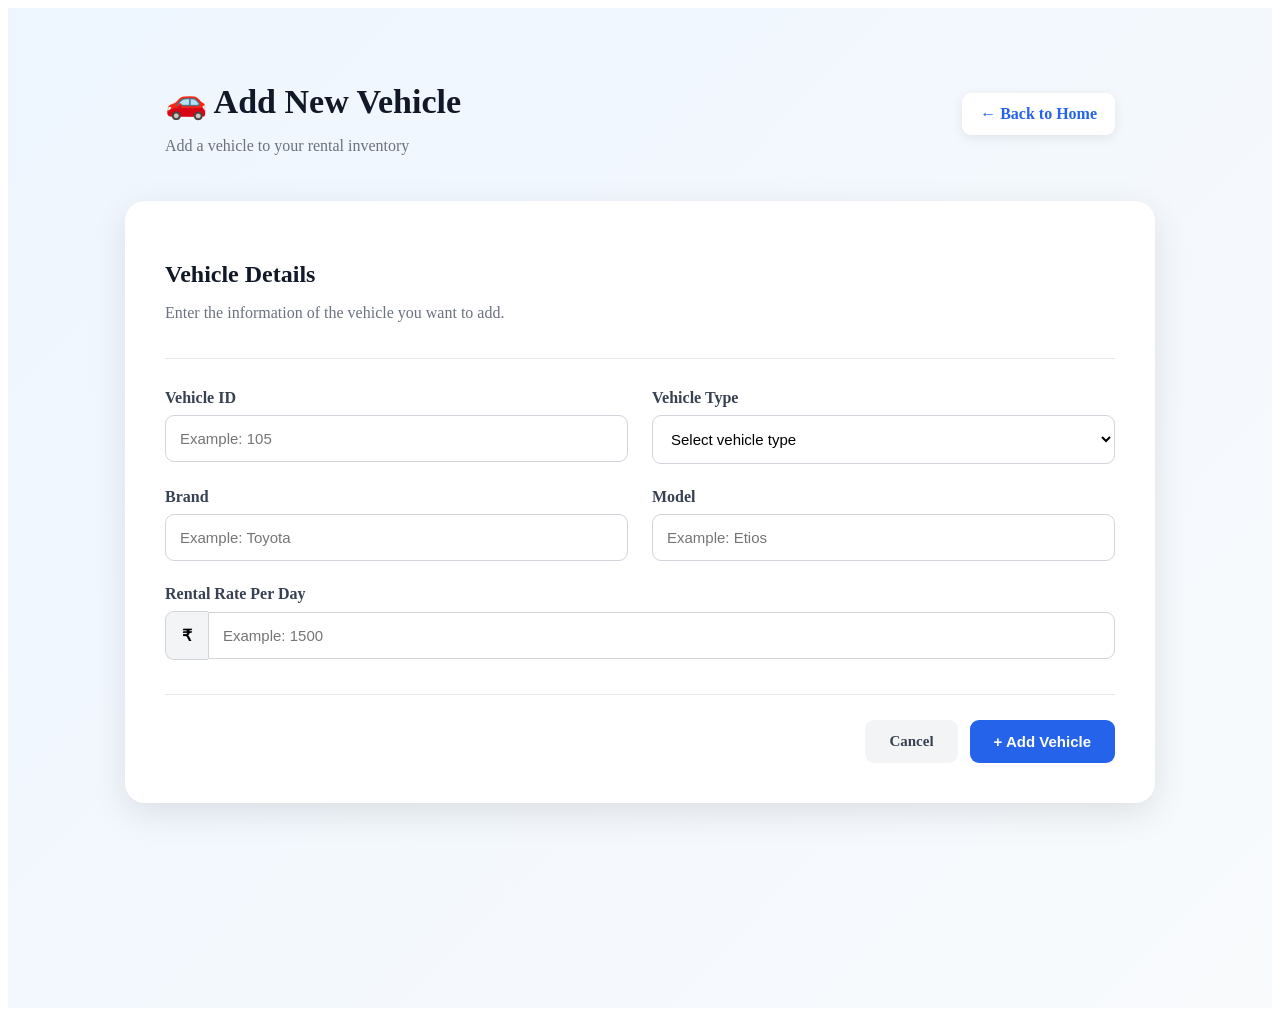
<file: src/main/resources/templates/add-vehicle.html>
<!DOCTYPE html>
<html xmlns:th="http://www.thymeleaf.org">

<head>
    <meta charset="UTF-8">
    <meta name="viewport" content="width=device-width, initial-scale=1.0">

    <title>Add Vehicle | Vehicle Rental System</title>

    <link rel="stylesheet" th:href="@{/style.css(v=3)}">

    <style>
        .add-page {
            min-height: 100vh;
            background: linear-gradient(135deg, #eef6ff, #f8fafc);
            padding: 50px 20px;
        }

        .add-header {
            max-width: 950px;
            margin: 0 auto 30px;
            display: flex;
            justify-content: space-between;
            align-items: center;
        }

        .add-header h1 {
            font-size: 34px;
            color: #111827;
            margin-bottom: 8px;
        }

        .add-header p {
            color: #6b7280;
            font-size: 16px;
        }

        .back-link {
            text-decoration: none;
            color: #2563eb;
            background: white;
            padding: 12px 18px;
            border-radius: 9px;
            font-weight: bold;
            box-shadow: 0 3px 12px rgba(0,0,0,0.08);
        }

        .add-card {
            max-width: 950px;
            margin: auto;
            background: white;
            border-radius: 20px;
            padding: 40px;
            box-shadow: 0 10px 35px rgba(0,0,0,0.10);
        }

        .card-heading {
            margin-bottom: 30px;
            padding-bottom: 20px;
            border-bottom: 1px solid #e5e7eb;
        }

        .card-heading h2 {
            color: #111827;
            margin-bottom: 7px;
        }

        .card-heading p {
            color: #6b7280;
        }

        .vehicle-form {
            display: grid;
            grid-template-columns: 1fr 1fr;
            gap: 24px;
        }

        .field {
            display: flex;
            flex-direction: column;
        }

        .field label {
            font-weight: bold;
            color: #374151;
            margin-bottom: 8px;
        }

        .field input,
        .field select {
            padding: 14px;
            border: 1px solid #d1d5db;
            border-radius: 9px;
            font-size: 15px;
            outline: none;
            background: #fff;
        }

        .field input:focus,
        .field select:focus {
            border-color: #2563eb;
            box-shadow: 0 0 0 3px rgba(37,99,235,0.12);
        }

        .rate-field {
            grid-column: 1 / 3;
        }

        .rate-box {
            display: flex;
            align-items: center;
        }

        .rate-symbol {
            padding: 14px 16px;
            background: #f3f4f6;
            border: 1px solid #d1d5db;
            border-right: none;
            border-radius: 9px 0 0 9px;
            font-weight: bold;
        }

        .rate-box input {
            flex: 1;
            border-radius: 0 9px 9px 0;
        }

        .actions {
            grid-column: 1 / 3;
            display: flex;
            justify-content: flex-end;
            gap: 12px;
            margin-top: 10px;
            padding-top: 25px;
            border-top: 1px solid #e5e7eb;
        }

        .cancel-btn,
        .submit-btn {
            padding: 13px 24px;
            border-radius: 9px;
            font-size: 15px;
            font-weight: bold;
            text-decoration: none;
            cursor: pointer;
        }

        .cancel-btn {
            background: #f3f4f6;
            color: #374151;
        }

        .submit-btn {
            border: none;
            background: #2563eb;
            color: white;
        }

        .submit-btn:hover {
            background: #1d4ed8;
        }

        @media (max-width: 700px) {

            .add-header {
                flex-direction: column;
                align-items: flex-start;
                gap: 20px;
            }

            .add-card {
                padding: 25px 20px;
            }

            .vehicle-form {
                grid-template-columns: 1fr;
            }

            .rate-field,
            .actions {
                grid-column: 1;
            }

            .actions {
                flex-direction: column;
            }

            .cancel-btn,
            .submit-btn {
                text-align: center;
                width: 100%;
                box-sizing: border-box;
            }
        }
    </style>
</head>

<body>

<div class="add-page">

    <div class="add-header">

        <div>
            <h1>🚗 Add New Vehicle</h1>
            <p>Add a vehicle to your rental inventory</p>
        </div>

        <a href="/" class="back-link">
    ← Back to Home
</a>

    </div>


    <div class="add-card">

        <div class="card-heading">
            <h2>Vehicle Details</h2>
            <p>Enter the information of the vehicle you want to add.</p>
        </div>


        <form action="/add-vehicle" method="post" class="vehicle-form">

            <div class="field">
                <label for="vehicleId">Vehicle ID</label>

                <input
                    type="number"
                    id="vehicleId"
                    name="vehicleId"
                    placeholder="Example: 105"
                    required>
            </div>


            <div class="field">
                <label for="type">Vehicle Type</label>

                <select id="type" name="type" required>

                    <option value="">Select vehicle type</option>
                    <option value="Car">🚗 Car</option>
                    <option value="Bike">🏍️ Bike</option>
                    <option value="Van">🚐 Van</option>

                </select>
            </div>


            <div class="field">
                <label for="brand">Brand</label>

                <input
                    type="text"
                    id="brand"
                    name="brand"
                    placeholder="Example: Toyota"
                    required>
            </div>


            <div class="field">
                <label for="model">Model</label>

                <input
                    type="text"
                    id="model"
                    name="model"
                    placeholder="Example: Etios"
                    required>
            </div>


            <div class="field rate-field">

                <label for="rentalRate">
                    Rental Rate Per Day
                </label>

                <div class="rate-box">

                    <span class="rate-symbol">₹</span>

                    <input
                        type="number"
                        id="rentalRate"
                        name="rentalRate"
                        placeholder="Example: 1500"
                        min="0"
                        step="0.01"
                        required>

                </div>

            </div>


            <div class="actions">

                <a href="/vehicles" class="cancel-btn">
                    Cancel
                </a>

                <button type="submit" class="submit-btn">
                    + Add Vehicle
                </button>

            </div>

        </form>

    </div>

</div>

</body>
</html>
</file>
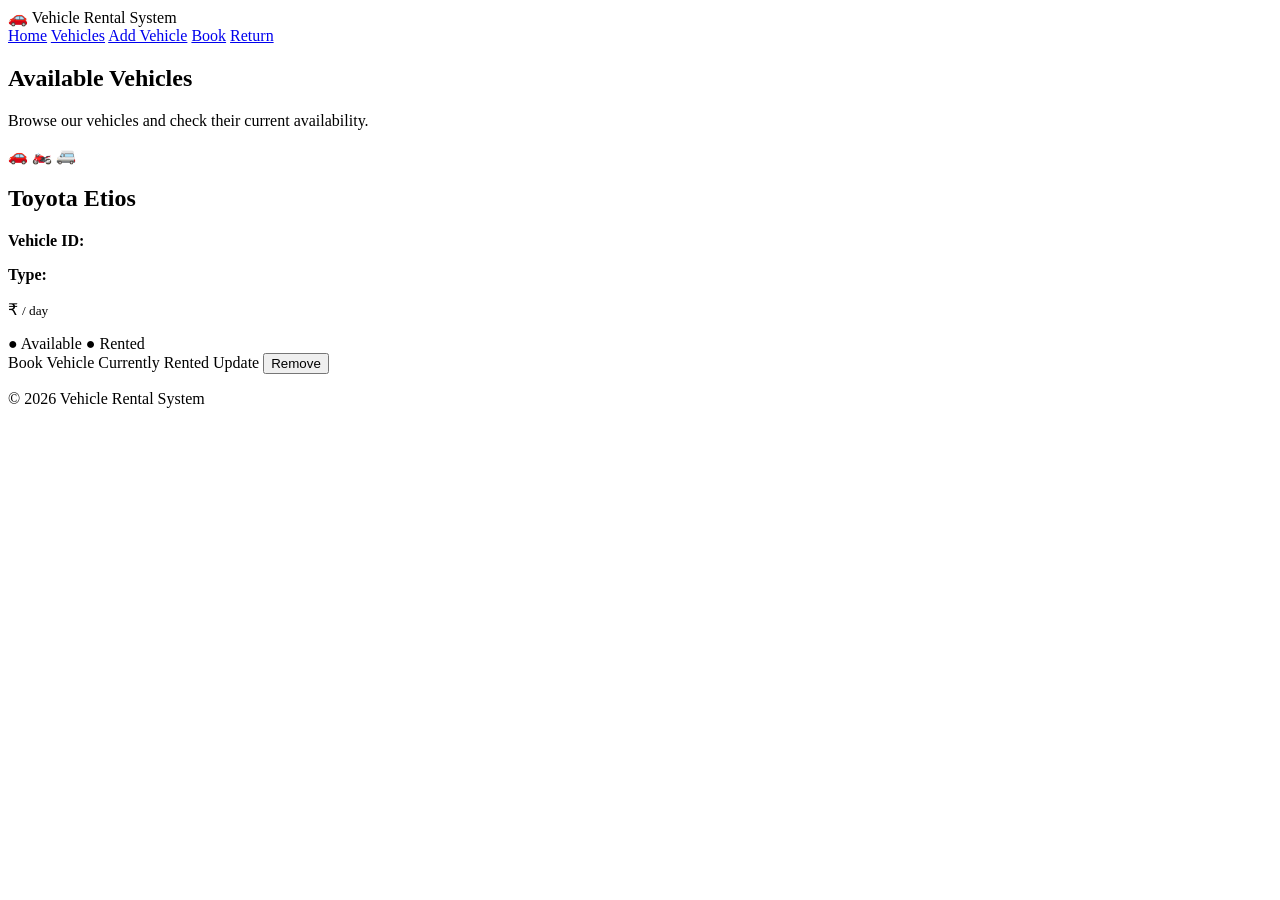
<file: src/main/resources/templates/vehicles.html>
<!DOCTYPE html>
<html xmlns:th="http://www.thymeleaf.org">

<head>
    <meta charset="UTF-8">
    <meta name="viewport" content="width=device-width, initial-scale=1.0">

    <title>Available Vehicles | Vehicle Rental System</title>

    <link rel="stylesheet" th:href="@{/style.css(v=5)}">
</head>

<body>

    <!-- Navigation -->
    <nav class="navbar">

        <div class="logo">
            🚗 Vehicle Rental System
        </div>

        <div class="nav-links">
            <a href="/">Home</a>
            <a href="/vehicles">Vehicles</a>
            <a href="/add-vehicle">Add Vehicle</a>
            <a href="/book">Book</a>
            <a href="/return">Return</a>
        </div>

    </nav>


    <!-- Header -->
    <section class="hero vehicle-hero">

        <div class="hero-content">

            <h1>Available Vehicles</h1>

            <p>
                Browse our vehicles and check their current availability.
            </p>

        </div>

    </section>


    <!-- Vehicles -->
    <section class="vehicle-section">

        <div class="vehicle-card"
             th:each="vehicle : ${vehicles}">

            <div>

                <div class="vehicle-icon">

                    <span th:if="${vehicle.type == 'Car'}">🚗</span>
                    <span th:if="${vehicle.type == 'Bike'}">🏍️</span>
                    <span th:if="${vehicle.type == 'Van'}">🚐</span>

                </div>

                <h2 th:text="${vehicle.brand + ' ' + vehicle.model}">
                    Toyota Etios
                </h2>


                <div class="vehicle-info">

                    <p>
                        <strong>Vehicle ID:</strong>
                        <span th:text="${vehicle.vehicleId}"></span>
                    </p>

                    <p>
                        <strong>Type:</strong>
                        <span th:text="${vehicle.type}"></span>
                    </p>

                    <p class="price">
                        ₹<span th:text="${vehicle.rentalRate}"></span>
                        <small>/ day</small>
                    </p>

                </div>


                <div class="status">

                    <span
                        th:if="${vehicle.available}"
                        class="available">
                        ● Available
                    </span>

                    <span
                        th:unless="${vehicle.available}"
                        class="rented">
                        ● Rented
                    </span>

                </div>

            </div>


            <!-- Buttons -->
            <div class="vehicle-button">

    <!-- Book -->
    <a
        th:if="${vehicle.available}"
        th:href="@{/book(vehicleId=${vehicle.vehicleId})}"
        class="btn">
        Book Vehicle
    </a>

    <span
        th:unless="${vehicle.available}"
        class="btn disabled-btn">
        Currently Rented
    </span>

    <!-- Update -->
    <a
        th:href="@{/update(vehicleId=${vehicle.vehicleId})}"
        class="btn">
        Update
    </a>

    <!-- Remove -->
    <form
        th:action="@{/remove}"
        method="post"
        style="display:inline;">

        <input
            type="hidden"
            name="vehicleId"
            th:value="${vehicle.vehicleId}">

        <button
            type="submit"
            class="btn remove-btn"
            onclick="return confirm('Are you sure you want to remove this vehicle?');">
            Remove
        </button>

    </form>

</div>
        </div>

    </section>


    <!-- Footer -->
    <footer class="footer">

        <p>
            © 2026 Vehicle Rental System
        </p>

    </footer>

</body>

</html>
</file>
